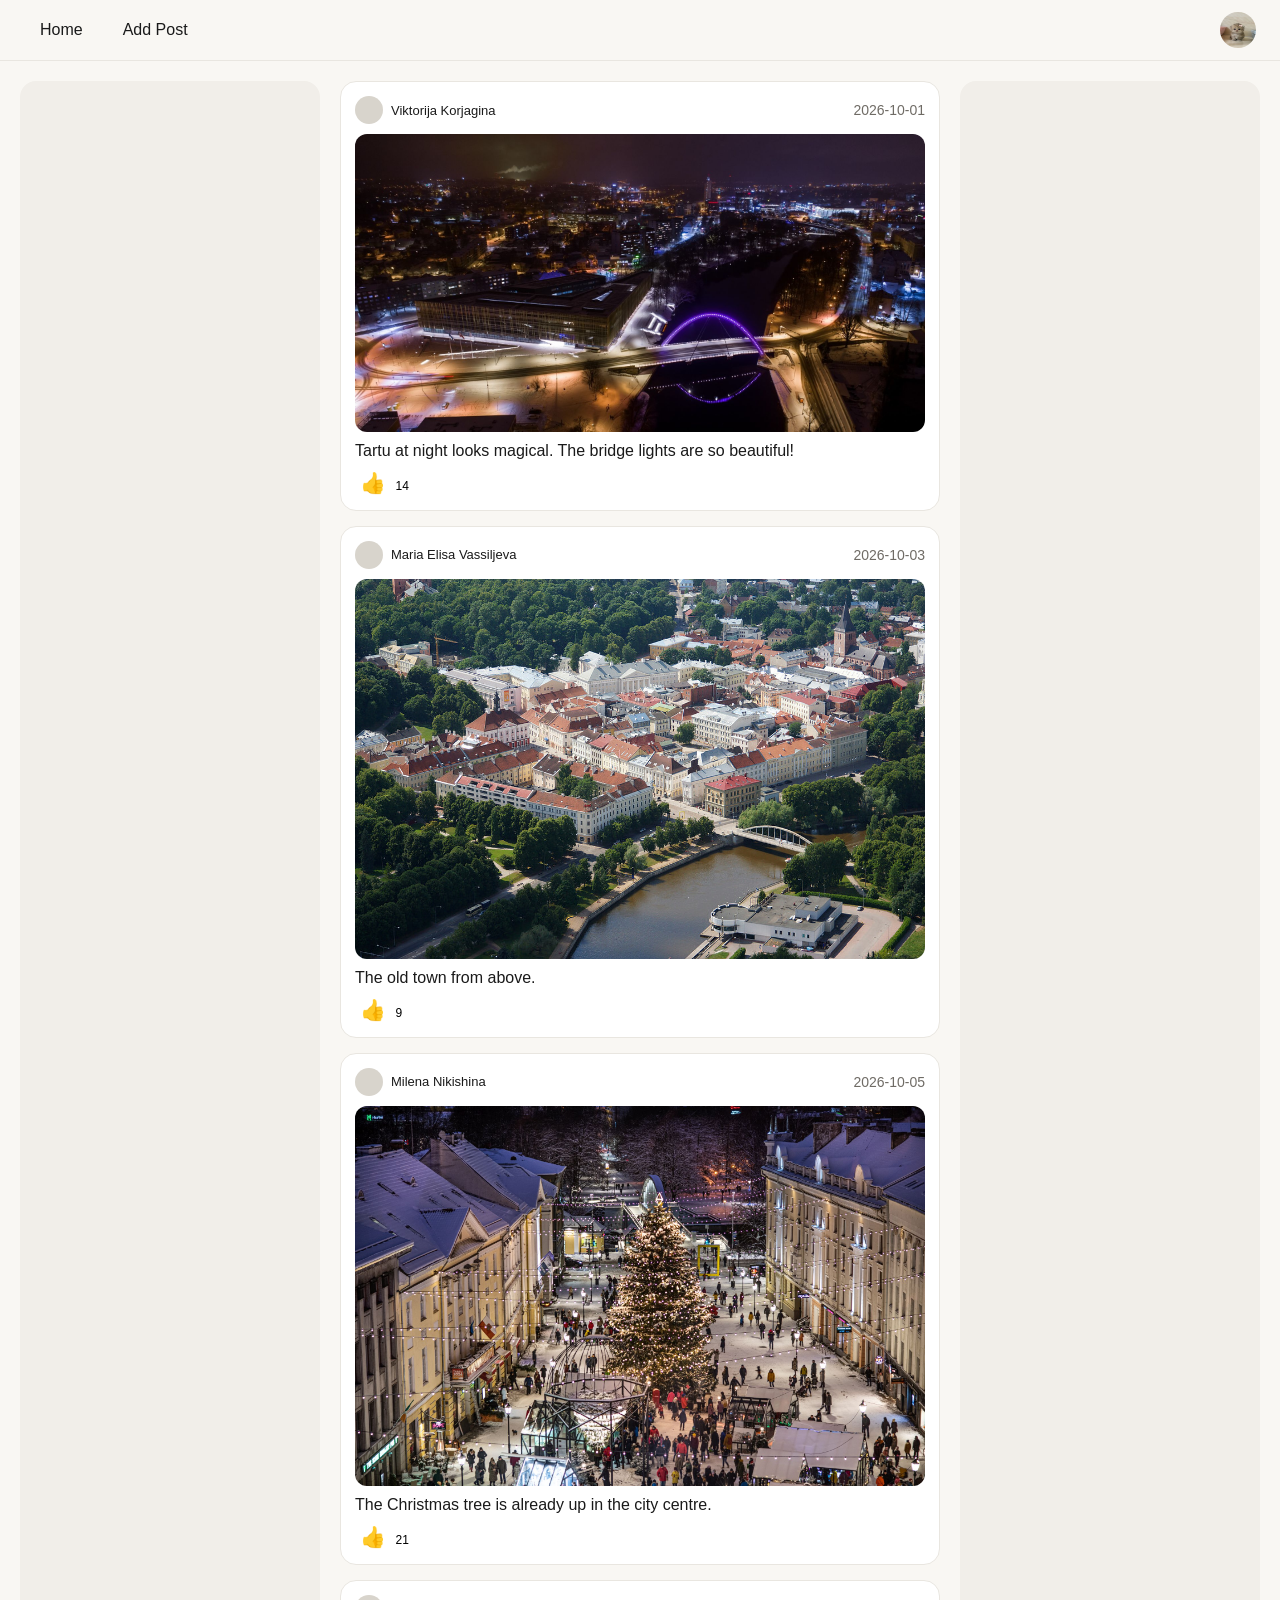
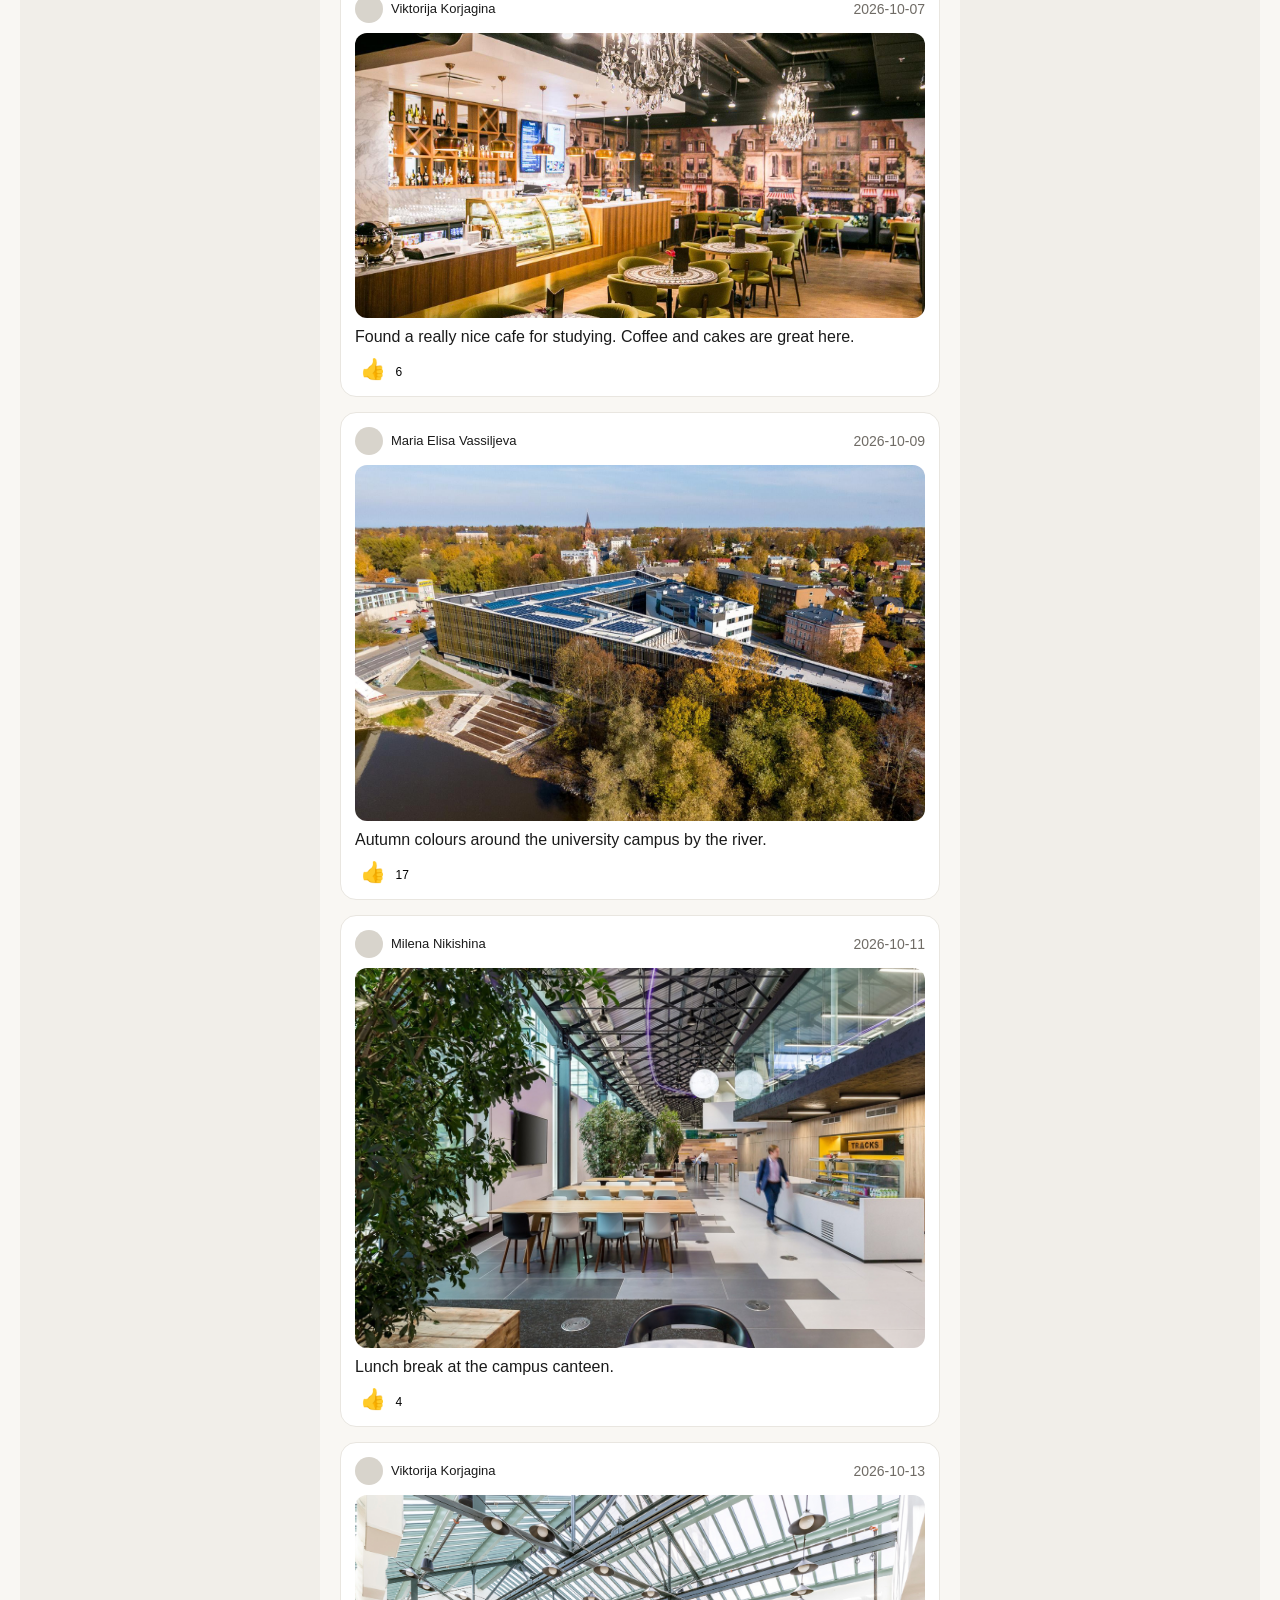
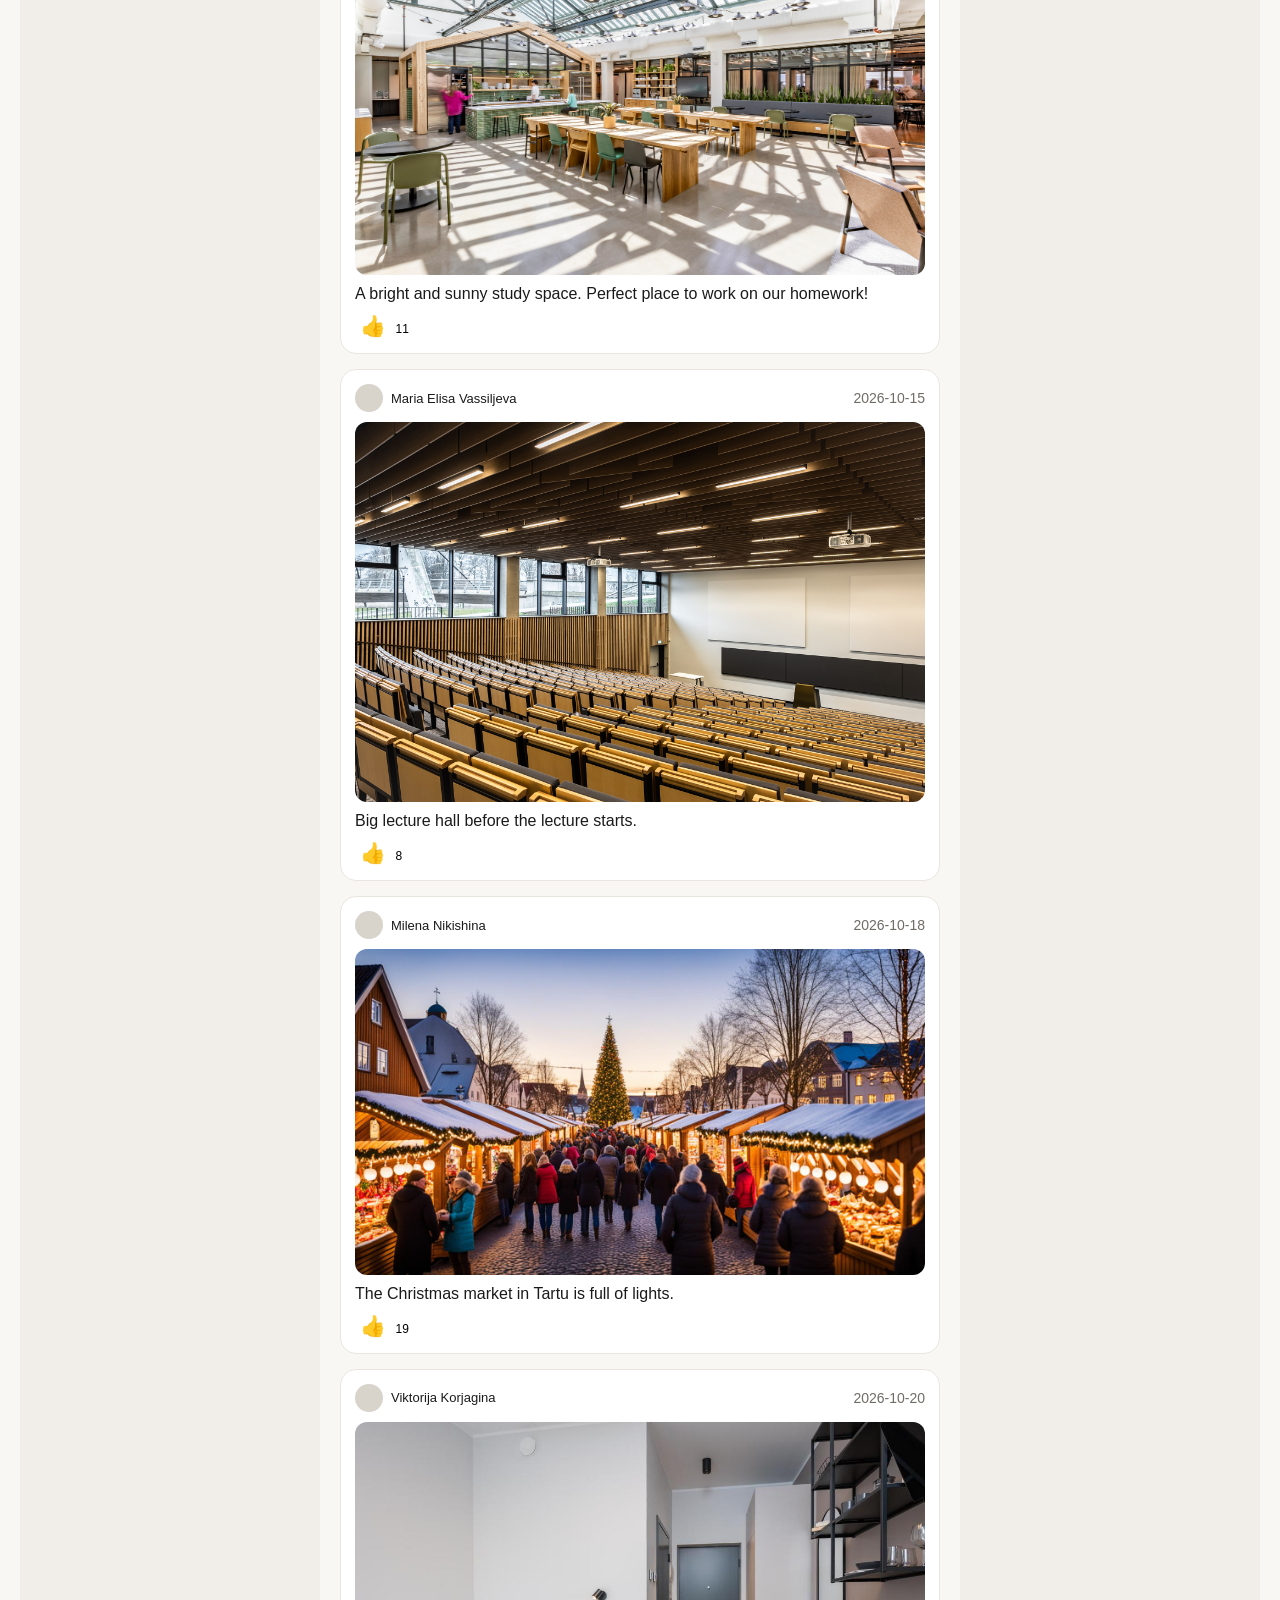
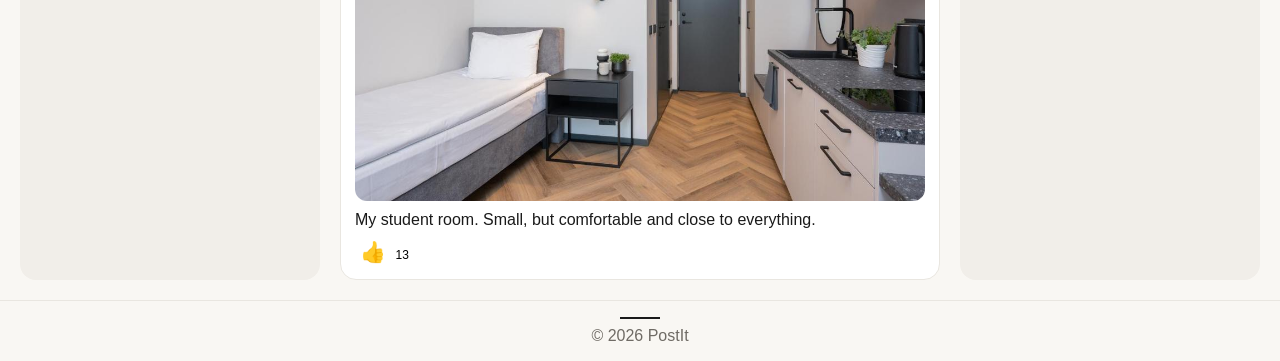
<file: index.html>
<!DOCTYPE html>
<html lang="en">

<head>
    <meta charset="UTF-8">
    <!-- this line makes the page fit a phone screen -->
    <meta name="viewport" content="width=device-width, initial-scale=1.0">
    <title>PostIt - Home</title>
    <link rel="stylesheet" href="styles/style.css">
    <link rel="stylesheet" href="styles/index.css">
</head>

<body>

    <!-- Header -->
    <header class="site-header">
        <nav>
            <ul>
                <li><a href="index.html">Home</a></li>
                <li><a href="addPost.html">Add Post</a></li>
            </ul>
        </nav>
        <button class="avatar" type="button">
            <img src="images/catProf.jpg" alt="Profile picture">
        </button>
        <div class="profile-dropdown">
            <p>John Doe</p>
            <p>john.doe@ut.ee</p>
            <a href="login.html">Logout</a>
        </div>
    </header>

    <main>
        <aside class="sidebar"></aside>

        <!-- Middle column with all posts -->
        <div class="feed">
            <!--- Old static posts 
        
            <article class="post">
                <header class="post-header">
                    <span class="post-avatar"></span>
                    <time datetime="2026-09-28">Sep 29, 2026</time>
                </header>
                <img src="images/tartu1.jpg" alt="Night view of Tartu with a lit-up bridge">
                <p>Tartu at night. The lit-up bridge looks amazing!</p>
                <button class="like-btn" type="button">&#128077;</button>
            </article>

            
            <article class="post">
                <header class="post-header">
                    <span class="post-avatar"></span>
                    <time datetime="2026-09-27">Sep 27, 2026</time>
                </header>
                <p>Can anyone recommend a good event for students in Tartu this week?</p>
                <button class="like-btn" type="button">&#128077;</button>
            </article>

            
            <article class="post">
                <header class="post-header">
                    <span class="post-avatar"></span>
                    <time datetime="2026-09-25">Aug 30, 2026</time>
                </header>
                <img src="images/tartu2.jpg" alt="Tartu old town and the river from above">
                <p>Tartu from above on a sunny summer day.</p>
                <button class="like-btn" type="button">&#128077;</button>
            </article>


            <article class="post">
                <header class="post-header">
                    <span class="post-avatar"></span>
                    <time datetime="2026-09-22">Sep 22, 2026</time>
                </header>
                <img src="images/tartu3.jpg" alt="Christmas tree and lights in the city center">
                <p>Christmas lights in the city center last year.</p>
                <button class="like-btn" type="button">&#128077;</button>
            </article>

            
            <article class="post">
                <header class="post-header">
                    <span class="post-avatar"></span>
                    <time datetime="2026-09-20">Sep 20, 2026</time>
                </header>
                <img src="images/tartu4.jpg" alt="Inside a nice cafe with green chairs">
                <p>Coffee break after the lecture. Great place to study!</p>
                <button class="like-btn" type="button">&#128077;</button>
            </article>

        
            <article class="post">
                <header class="post-header">
                    <span class="post-avatar"></span>
                    <time datetime="2026-09-18">Sep 18, 2026</time>
                </header>
                <img src="images/tartu5.jpg" alt="Autumn view of a big building next to the river">
                <p>Autumn colors by the river.</p>
                <button class="like-btn" type="button">&#128077;</button>
            </article>

        -->

        </div>

        <aside class="sidebar"></aside>
    </main>

    <footer>
        <p>&copy; 2026 PostIt</p>
    </footer>

    <script src="scripts/index.js"></script>
    <script src="scripts/profile.js"></script>
</body>

</html>
</file>
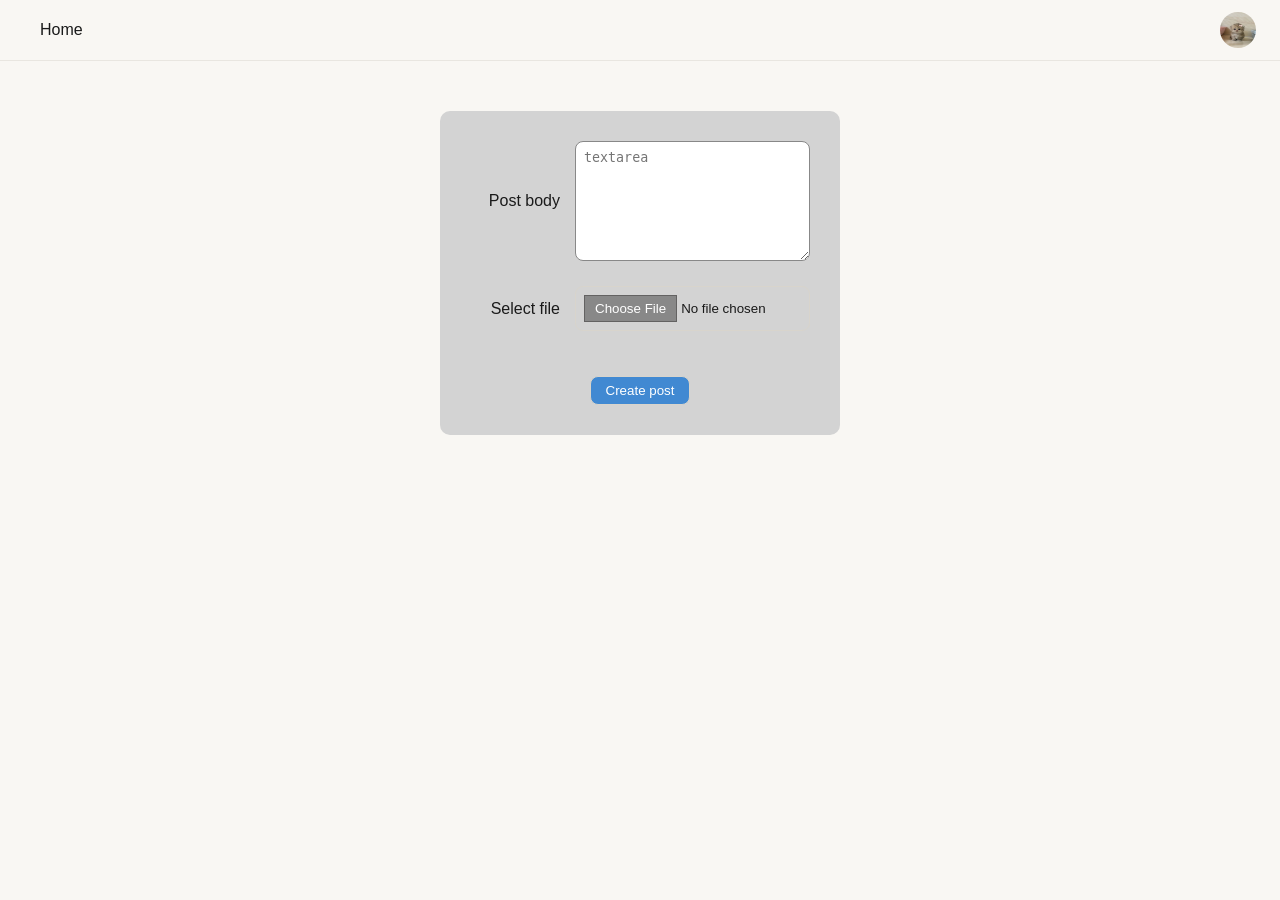
<file: addPost.html>
<!DOCTYPE html>
<html lang="en">

<head>
    <meta charset="UTF-8">
    <meta name="viewport" content="width=device-width, initial-scale=1.0">
    <link rel="stylesheet" href="styles/style.css">
    <link rel="stylesheet" href="styles/addPost.css">
    <title>PostIt - Add Post</title>
</head>

<body>
    <header class="site-header">
        <nav>
            <ul>
                <li><a href="index.html">Home</a></li>
            </ul>
        </nav>
        <button class="avatar" type="button">
            <img src="images/catProf.jpg" alt="Profile picture">
        </button>
        <div class="profile-dropdown">
            <p>John Doe</p>
            <p>john.doe@ut.ee</p>
            <a href="login.html">Logout</a>
        </div>
    </header>

    <main>
        <form class="post-container" action="index.html">
            <div class="form-row">
                <label for="post-body">Post body</label>
                <textarea id="post-body" name="post-body" placeholder="textarea"></textarea>
            </div>

            <div class="form-row">
                <label for="file-selector">Select file</label>
                <input type="file" id="file-selector" name="file">
            </div>

            <input class="create-post-button" type="submit" value="Create post">
        </form>
    </main>

    <script src="scripts/profile.js"></script>
</body>

</html>
</file>
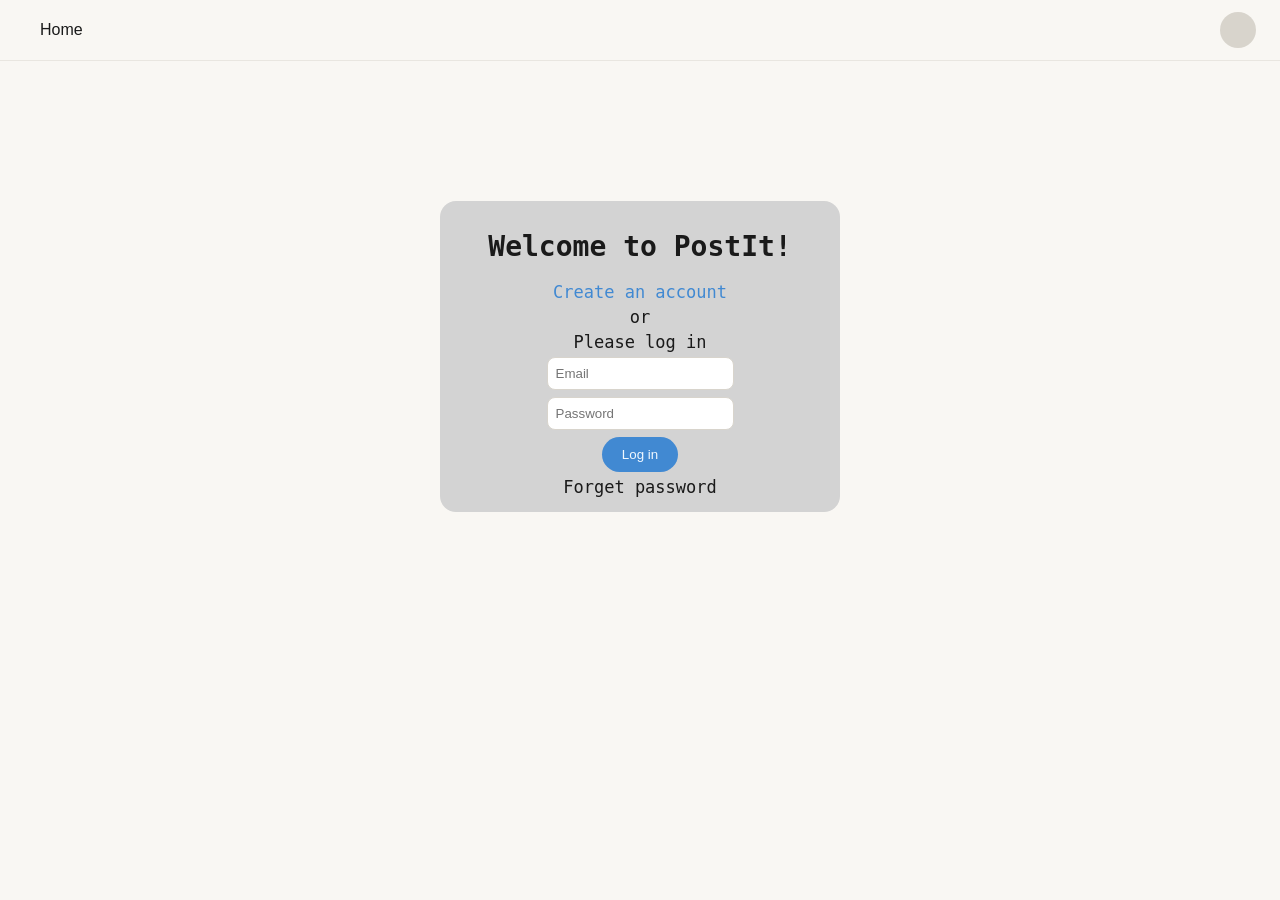
<file: login.html>
<!DOCTYPE html>
<html lang = "en">
<head>
    <meta charset="UTF-8">
    <meta name="viewport" content="width=device-width, initial-scale=1.0">
    <title>PostIt - Login</title>
    <link rel="stylesheet" href="styles/style.css">
    <link rel="stylesheet" href="styles/login.css">
</head>
<body>
    <header class="site-header">
        <nav>
            <ul>
                <li>
                    <a href="index.html">Home</a>
                </li>
            </ul>
        </nav>
        <span class="login-avatar"></span>
    </header>
    <main>
        <div class="login-box">
            <h1>Welcome to PostIt!</h1>
            <p>Create an account</p>
            <p>or</p>
            <p>Please log in</p>
            <form action="index.html">
                <input type="email" placeholder="Email" required>
                <input type="password" placeholder="Password" required>
                <input type="submit" class="btn login-button" value="Log in">
            </form>
            <p>Forget password</p>
        </div>
    </main>
</body>
</html>
</file>
<file: styles/style.css>
/* style.css - shared styles for all pages (index, addPost, login) */

* {
    box-sizing: border-box;
}

/* body is a flex column, so the footer stays at the bottom */
body {
    margin: 0;
    min-height: 100vh;
    display: flex;
    flex-direction: column;
    font-family: Helvetica, Arial, sans-serif;
    background-color: #f9f7f3;
    color: #1a1a1a;
}

/* Header */
.site-header {
    display: flex;
    justify-content: space-between;
    align-items: center;
    padding: 12px 24px;
    background-color: #f9f7f3;
    border-bottom: 1px solid #e9e6e0;
}

/* Child selector: only the ul directly inside nav */
nav>ul {
    display: flex;
    gap: 8px;
    margin: 0;
    padding: 0;
    list-style: none;
}

/* Descendant selector: every link inside the header */
.site-header a {
    color: #1a1a1a;
    text-decoration: none;
}

/* Descendant selector: every link inside nav */
nav a {
    display: block;
    padding: 8px 16px;
    border-radius: 20px;
}

/* Pseudo-class selector: style applied when mouse is over the link */
nav a:hover {
    background-color: #ebe8e2;
}

/* Round profile icon on the right */
.avatar {
    border: none;
    background: none;
    padding: 0;
    cursor: pointer;
}

.avatar img{
    display: block;
    width: 36px;
    height: 36px;
    border-radius: 50%;
    background-color: #ebe8e2;
}

/* Profile dropdown */
.profile-dropdown {
    display: none;
    position: absolute;
    top: 65px;
    right: 24px;
    background-color: white;
    border: 1px solid #e9e6e0;
    border-radius: 12px;
    padding: 15px;
    z-index: 10; /* keeps the dropdown above the posts */
}

/* Show dropdown when clicked */
.profile-dropdown.show {
    display: block;
}

/* Profile information */
.profile-dropdown p {
    margin: 5px 0;
    padding: 3px 8px;
}

/* Logout link */
.profile-dropdown a {
    display: block;
    padding: 3px 8px;
    border-radius: 8px;
    text-decoration: none;
    color: #1a1a1a;
}

.profile-dropdown a:hover {
    background-color: #ebe8e2;
    cursor: pointer;
}

/* Shared parts for other pages */
.card {
    background-color: white;
    border: 1px solid #e9e6e0;
    border-radius: 16px;
    padding: 24px;
}

.btn {
    background-color: #1a1a1a;
    color: white;
    border: none;
    border-radius: 20px;
    padding: 10px 20px;
    cursor: pointer;
}

/* Pseudo-class selector */
.btn:hover {
    background-color: #555;
}

input,
textarea {
    padding: 8px;
    border: 1px solid #d8d4cc;
    border-radius: 8px;
}

/* Footer */
footer {
    padding: 16px;
    background-color: #f9f7f3;
    border-top: 1px solid #e9e6e0;
    color: #6f6b65;
    text-align: center;
}

/* Pseudo-element selector: adds a small line before the footer content */
footer::before {
    content: "";
    display: block;
    width: 40px;
    height: 2px;
    margin: 0 auto 8px;
    background-color: #1a1a1a;
}

/* Descendant selector: every <p> inside footer */
footer p {
    margin: 0;
}
</file>
<file: styles/index.css>
/* index.css - styles only for index.html */
 
/* main takes all free space and holds 3 columns (flexbox) */
main {
  flex: 1;
  display: flex;
  gap: 20px;
  padding: 20px;
}
 
/* the two empty gray columns on the left and right */
.sidebar {
  flex: 1;
  background-color: #f1eee9;
  border-radius: 16px;
}
 
/* the middle column with the posts is 2x wider */
.feed {
  flex: 2;
}
 
.post {
  background-color: white;
  border: 1px solid #e9e6e0;
  border-radius: 16px;
  padding: 14px;
}
 
/* Adjacent sibling selector: space between one post and the next post */
.post + .post {
  margin-top: 15px;
}
 
.post-header {
  display: flex;
  align-items: center;
  margin-bottom: 10px;
}
 
/* small gray circle instead of a user photo */
.post-avatar {
  width: 28px;
  height: 28px;
  border-radius: 50%;
  background-color: #d8d4cc;
}

/* Descendant selector: any <time> inside .post-header */
/* margin-left: auto pushes the date to the right side */
.post-header time {
  margin-left: auto;
  font-size: 14px;
  color: #6f6b65;
}
 
/* Child selector: only a photo placed directly inside a post */
.post > img {
  display: block;
  width: 100%;
  border-radius: 12px;
}
 
/* General sibling selector: every text after the post header */
.post-header ~ p {
  margin: 10px 0;
}
 
.like-btn {
  background: none;
  border: none;
  border-radius: 6px;
  font-size: 20px;
  cursor: pointer;
}

 /* Pseudo-class selector: style applied when mouse is over the button */
.like-btn:hover {
  background-color: #f1eee9;
}
 
/* On a phone (narrow screen) we hide the side columns */
@media (max-width: 700px) {
  .sidebar {
    display: none;
  }
}

.like-btn.liked {
    background-color: #e0ecb0;
    color: #170808;
}

.like-count {
    font-size: 12px;
    margin-left: 4px;
}

.post-header > span:not(.post-avatar) {
    margin-left: 8px;
    font-size: 13px;
}
</file>
<file: styles/addPost.css>
/* Styles for addPost page */

main {
    display: flex;
    justify-content: center;
}

.post-container {
    display: flex;
    flex-direction: column;
    gap: 25px;

    width: 90%;
    max-width: 400px;
    margin: 50px;
    padding: 30px;

    background-color: lightgray;
    border-radius: 10px;
}

.form-row {
    display: flex;
    flex-wrap: wrap;
    align-items: center;
    gap: 15px;
}

/* Descendant Selector */
.post-container label {
    width: 90px;
    text-align: right;
    flex-shrink: 0;
}

#post-body {
    flex: 1;
    min-width: 100px;
    height: 120px;
}

/* Child selector */
.form-row > input {
    flex: 1;
    min-width: 100px;
}

/* Pseudo-element */
#file-selector::file-selector-button {
    padding: 5px 10px;
    border: 1px solid #636262;
    background-color: #888;
    color: white;
    cursor: pointer;
}

/* General sibling selector */
.form-row ~ .create-post-button {
    align-self: center;
    margin-top: 20px;
    padding: 6px 15px;

    background-color: #4189d2;
    color: white;
    cursor: pointer;
}

/* Adjacent sibling selector */
label + textarea {
    border-color: #888;
}
</file>
<file: styles/login.css>
main{
    display: flex;
    justify-content: center;
}

.login-box {
    background-color: lightgrey;
    width: 90%;
    max-width: 400px;
    margin: 140px auto;
    padding: 10px 20px;
    text-align: center;
    border-radius: 16px;
}

/* Descendant selector */
.login-box form {
    display: flex;
    flex-direction: column;
    gap: 7px;
    align-items: center;
}

/* Child selector */
.login-box > h1 {
    font-size: 28px;
    font-family:monospace ;
}

/* Adjacent sibling */
.login-box h1 + p{
    color: #4189d2;
}

/* General sibling */
.login-box h1 ~ p{
    font-family: monospace;
    font-size: 17px;
    font-weight:400;
    margin: 5px;
}

.login-button {
    background-color: #4189d2;
    color: aliceblue;
}

/* Logged out profile icon */
.login-avatar {
    width: 36px;
    height: 36px;
    border-radius: 50%;
    background-color: #d8d4cc;
    display: block;
}
</file>
